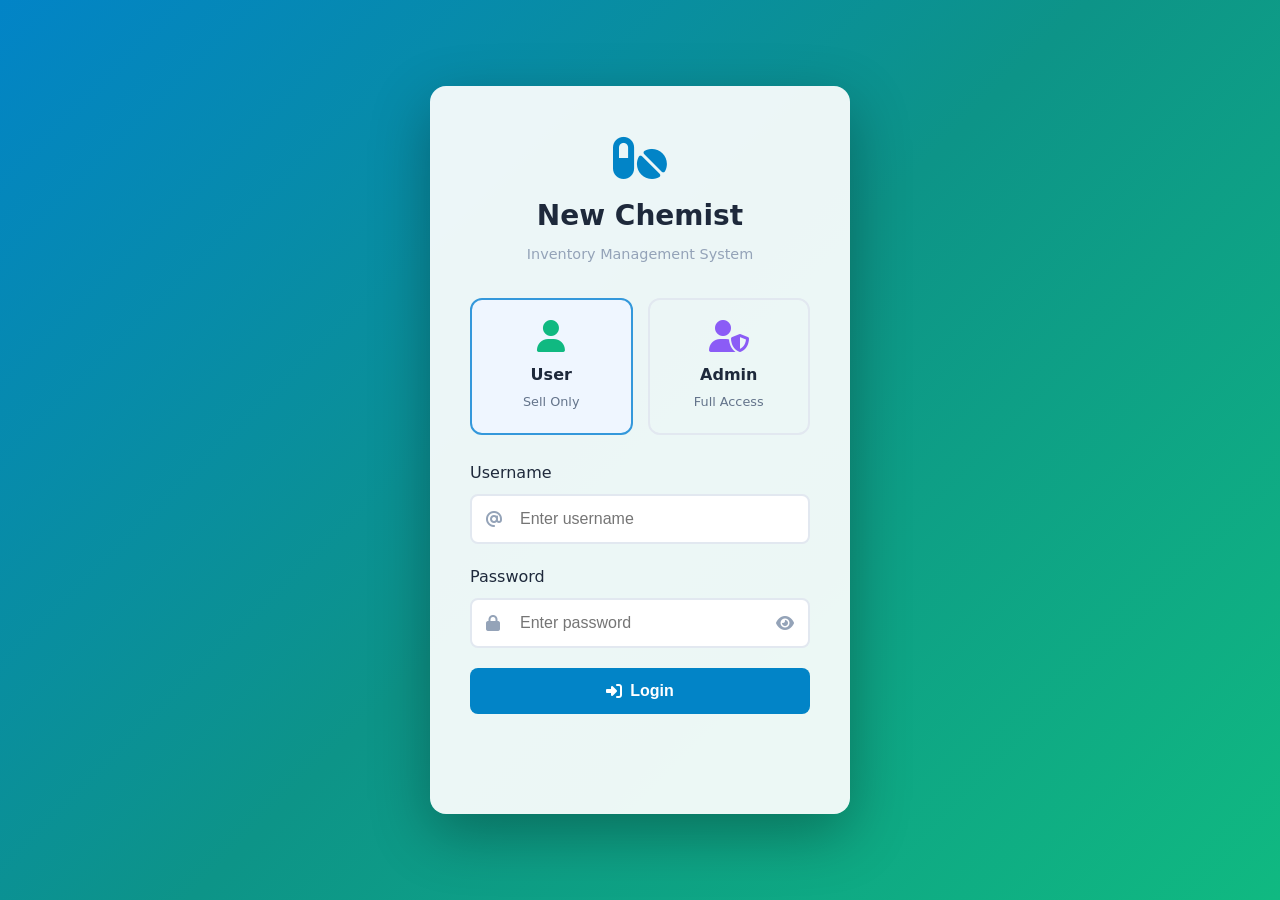
<file: login.html>
<!DOCTYPE html>
<html lang="en">
<head>
    <meta charset="UTF-8">
    <meta name="viewport" content="width=device-width, initial-scale=1.0">
    <title>Login - New Chemist</title>
    <link rel="stylesheet" href="https://cdnjs.cloudflare.com/ajax/libs/font-awesome/6.5.1/css/all.min.css" />
    <link rel="stylesheet" href="style.css" />
    <style>
        body {
            background: linear-gradient(-45deg, #1e3a8a, #1e40af, #3730a3, #4338ca);
            background-size: 400% 400%;
            animation: loginGradient 15s ease infinite;
        }
        
        @keyframes loginGradient {
            0% { background-position: 0% 50%; }
            50% { background-position: 100% 50%; }
            100% { background-position: 0% 50%; }
        }
        
        body::before {
            content: '';
            position: fixed;
            top: 0;
            left: 0;
            width: 100%;
            height: 100%;
            background: rgba(15, 23, 42, 0.5);
            z-index: -1;
        }
        
        .login-container {
            background: rgba(255, 255, 255, 0.92);
            box-shadow: 0 20px 60px rgba(0,0,0,0.3);
        }
        
        .role-selection {
            display: grid;
            grid-template-columns: 1fr 1fr;
            gap: 15px;
            margin-bottom: 25px;
        }
        .role-card {
            padding: 20px;
            border: 2px solid #e2e8f0;
            border-radius: 12px;
            text-align: center;
            cursor: pointer;
            transition: all 0.3s;
        }
        .role-card:hover {
            border-color: #3498db;
            background: #f8fafc;
        }
        .role-card.selected {
            border-color: #3498db;
            background: #eff6ff;
        }
        .role-card i {
            font-size: 2rem;
            margin-bottom: 10px;
            display: block;
        }
        .role-card.user-card i { color: #10b981; }
        .role-card.admin-card i { color: #8b5cf6; }
        .role-card span {
            display: block;
            font-weight: 600;
            color: #1e293b;
        }
        .role-card small {
            color: #64748b;
            font-size: 0.8rem;
        }
        .user-role { color: #10b981; }
        .admin-role { color: #8b5cf6; }
    </style>
</head>
<body>
    <div class="login-page">
        <div class="login-container">
            <div class="login-header">
                <i class="fa-solid fa-pills"></i>
                <h1>New Chemist</h1>
                <p>Inventory Management System</p>
            </div>

            <div class="role-selection">
                <div class="role-card user-card" onclick="selectRole('user')">
                    <i class="fa-solid fa-user"></i>
                    <span>User</span>
                    <small>Sell Only</small>
                </div>
                <div class="role-card admin-card" onclick="selectRole('admin')">
                    <i class="fa-solid fa-user-shield"></i>
                    <span>Admin</span>
                    <small>Full Access</small>
                </div>
            </div>

            <form id="loginForm" class="login-form">
                <div class="form-group">
                    <label>Username</label>
                    <div class="input-group">
                        <i class="fa-solid fa-at"></i>
                        <input type="text" id="username" placeholder="Enter username" required />
                    </div>
                </div>
                <div class="form-group">
                    <label>Password</label>
                    <div class="input-group">
                        <i class="fa-solid fa-lock"></i>
                        <input type="password" id="password" placeholder="Enter password" required />
                        <i class="fa-solid fa-eye toggle-password" onclick="togglePassword()"></i>
                    </div>
                </div>
                <button type="submit" class="btn-login">
                    <i class="fa-solid fa-sign-in-alt"></i> Login
                </button>
                <p id="loginError" class="error-message"></p>
            </form>

            <p style="text-align: center; margin-top: 20px; color: #64748b; font-size: 0.85rem;">
              
    </div>

    <script>
        // Clear any existing session when arriving at login page
        if (window.location.href.includes('login.html')) {
            localStorage.removeItem('isLoggedIn');
            localStorage.removeItem('role');
        }
        
        let selectedRole = 'user';
        
        function selectRole(role) {
            selectedRole = role;
            document.querySelectorAll('.role-card').forEach(card => card.classList.remove('selected'));
            if (role === 'user') {
                document.querySelector('.user-card').classList.add('selected');
            } else {
                document.querySelector('.admin-card').classList.add('selected');
            }
        }

        function togglePassword() {
            const passwordInput = document.getElementById('password');
            const toggleIcon = document.querySelector('.toggle-password');
            if (passwordInput.type === 'password') {
                passwordInput.type = 'text';
                toggleIcon.classList.remove('fa-eye');
                toggleIcon.classList.add('fa-eye-slash');
            } else {
                passwordInput.type = 'password';
                toggleIcon.classList.remove('fa-eye-slash');
                toggleIcon.classList.add('fa-eye');
            }
        }

        selectRole('user');

        document.getElementById('loginForm').addEventListener('submit', function(e) {
            e.preventDefault();
            
            const username = document.getElementById('username').value;
            const password = document.getElementById('password').value;
            const errorMessage = document.getElementById('loginError');

            const validUsers = {
                'pharm@123': 'pcm001',
                'control@12': 'pcm002'
            };

            if (validUsers[username] && validUsers[username] === password) {
                const isAdmin = username === 'control@12';
                localStorage.setItem('role', isAdmin ? 'admin' : 'user');
                localStorage.setItem('isLoggedIn', 'true');
                localStorage.setItem('username', username);
                
                // Small delay to ensure localStorage is saved
                setTimeout(function() {
                    window.location.href = 'index.html?t=' + new Date().getTime();
                }, 100);
            } else {
                errorMessage.textContent = 'Invalid username or password';
                setTimeout(() => { errorMessage.textContent = ''; }, 3000);
            }
        });
    </script>
</body>
</html>
</file>
<file: style.css>
/* ===== Login Page ===== */
.login-page {
  min-height: 100vh;
  display: flex;
  align-items: center;
  justify-content: center;
  background: linear-gradient(135deg, #0284c7 0%, #0d9488 50%, #10b981 100%);
  padding: 20px;
}

.login-container {
  background: var(--white);
  border-radius: 16px;
  padding: 48px 40px;
  width: 100%;
  max-width: 420px;
  box-shadow: 0 25px 50px -12px rgba(0,0,0,0.25);
  animation: slideUp 0.4s ease;
}

@keyframes slideUp {
  from { opacity: 0; transform: translateY(30px); }
  to { opacity: 1; transform: translateY(0); }
}

.login-header {
  text-align: center;
  margin-bottom: 32px;
}

.login-header i {
  font-size: 3rem;
  color: var(--primary);
  margin-bottom: 12px;
  display: block;
}

.login-header h1 {
  font-size: 1.75rem;
  font-weight: 700;
  color: var(--dark);
  margin-bottom: 4px;
}

.login-header p {
  color: var(--gray-400);
  font-size: 0.9rem;
}

.login-form .form-group {
  margin-bottom: 20px;
}

.login-form .form-group label {
  display: block;
  font-weight: 500;
  margin-bottom: 8px;
  color: var(--dark);
}

.input-group {
  position: relative;
}

.input-group i {
  position: absolute;
  left: 16px;
  top: 50%;
  transform: translateY(-50%);
  color: var(--gray-400);
  font-size: 1rem;
}

.input-group .toggle-password {
  position: absolute;
  right: 16px;
  left: auto;
  cursor: pointer;
  color: var(--gray-400);
}

.input-group .toggle-password:hover {
  color: var(--dark);
}

.input-group input {
  width: 100%;
  padding: 14px 48px;
  border: 2px solid var(--gray-200);
  border-radius: var(--radius);
  font-size: 1rem;
  transition: var(--transition);
}

.input-group input:focus {
  outline: none;
  border-color: var(--primary);
  box-shadow: 0 0 0 4px rgba(37, 99, 235, 0.1);
}

.btn-login {
  width: 100%;
  padding: 14px;
  background: var(--primary);
  color: var(--white);
  border: none;
  border-radius: var(--radius);
  font-size: 1rem;
  font-weight: 600;
  cursor: pointer;
  transition: var(--transition);
  display: flex;
  align-items: center;
  justify-content: center;
  gap: 8px;
}

.btn-login:hover {
  background: var(--primary-dark);
  transform: translateY(-2px);
}

.error-message {
  color: var(--danger);
  text-align: center;
  margin-top: 12px;
  font-size: 0.875rem;
  min-height: 20px;
}

/* ===== CSS Variables ===== */
:root {
  --primary: #0284c7;
  --primary-dark: #0369a1;
  --secondary: #64748b;
  --success: #10b981;
  --warning: #f59e0b;
  --danger: #ef4444;
  --dark: #1e293b;
  --light: #f8fafc;
  --white: #ffffff;
  --gray-100: #f0f9ff;
  --gray-200: #e2e8f0;
  --gray-300: #cbd5e1;
  --gray-400: #94a3b8;
  --shadow: 0 1px 3px rgba(0,0,0,0.1), 0 1px 2px rgba(0,0,0,0.06);
  --shadow-lg: 0 10px 15px -3px rgba(0,0,0,0.1), 0 4px 6px -2px rgba(0,0,0,0.05);
  --radius: 8px;
  --radius-lg: 12px;
  --transition: all 0.2s ease;
}

/* ===== Reset & Base ===== */
* {
  margin: 0;
  padding: 0;
  box-sizing: border-box;
}

body {
  font-family: 'Segoe UI', system-ui, -apple-system, sans-serif;
  background-color: var(--gray-100);
  color: var(--dark);
  line-height: 1.6;
}

/* Admin page background */
body.admin-page {
  background: linear-gradient(-45deg, #0f172a, #1e293b, #0f766e, #115e59);
  background-size: 400% 400%;
  animation: adminGradient 15s ease infinite;
}

@keyframes adminGradient {
  0% { background-position: 0% 50%; }
  50% { background-position: 100% 50%; }
  100% { background-position: 0% 50%; }
}

/* User page background */
body.user-page {
  background: linear-gradient(-45deg, #10b981, #0d9488, #0ea5e9, #0284c7);
  background-size: 400% 400%;
  animation: userGradient 15s ease infinite;
}

@keyframes userGradient {
  0% { background-position: 0% 50%; }
  50% { background-position: 100% 50%; }
  100% { background-position: 0% 50%; }
}

body::before {
  content: '';
  position: fixed;
  top: 0;
  left: 0;
  width: 100%;
  height: 100%;
  background: rgba(240, 249, 255, 0.85);
  z-index: -1;
}

/* ===== App Container ===== */
.app-container {
  display: flex;
  min-height: 100vh;
}

/* ===== Sidebar ===== */
.sidebar {
  width: 320px;
  background: linear-gradient(180deg, #0f172a 0%, #0f766e 100%);
  color: var(--white);
  display: flex;
  flex-direction: column;
  position: fixed;
  height: 100vh;
  z-index: 100;
  overflow-y: auto;
}

.sidebar .nav-item {
  padding: 12px 16px;
  font-size: 0.9rem;
}

.sidebar .nav-item span {
  font-size: 0.9rem;
  white-space: nowrap;
}

/* ===== Main Content ===== */
.main-content {
  flex: 1;
  margin-left: 320px;
  padding: 24px;
  min-height: 100vh;
}

@media (max-width: 768px) {
  .sidebar {
    width: 80px;
  }
  
  .main-content {
    margin-left: 0;
  }
  
  .sidebar .nav-item span {
    display: none;
  }
  
  .sidebar .logo span {
    display: none;
  }
  
  .sidebar .user-info span {
    display: none;
  }
  
  .sidebar .logout-btn span {
    display: none;
  }
}

.logo {
  padding: 24px;
  display: flex;
  align-items: center;
  gap: 12px;
  font-size: 1.5rem;
  font-weight: 700;
  border-bottom: 1px solid rgba(255,255,255,0.1);
}

.logo i {
  color: var(--primary);
  font-size: 1.8rem;
}

.nav-menu {
  flex: 1;
  padding: 20px 12px;
  display: flex;
  flex-direction: column;
  gap: 4px;
}

.nav-item {
  display: flex;
  align-items: center;
  gap: 12px;
  padding: 14px 16px;
  color: var(--gray-400);
  text-decoration: none;
  border-radius: var(--radius);
  transition: var(--transition);
  font-weight: 500;
}

.nav-item i {
  width: 20px;
  text-align: center;
}

.nav-item:hover {
  background: rgba(255,255,255,0.05);
  color: var(--white);
}

.nav-item.active {
  background: var(--primary);
  color: var(--white);
}

.sidebar-footer {
  padding: 20px;
  border-top: 1px solid rgba(255,255,255,0.1);
}

.user-info {
  display: flex;
  align-items: center;
  gap: 10px;
  color: var(--gray-400);
  font-size: 0.9rem;
  margin-bottom: 12px;
}

.user-info i {
  font-size: 1.5rem;
}

.logout-btn {
  width: 100%;
  display: flex;
  align-items: center;
  justify-content: center;
  gap: 8px;
  padding: 10px;
  background: rgba(239, 68, 68, 0.2);
  color: #f87171;
  border: 1px solid rgba(239, 68, 68, 0.3);
  border-radius: var(--radius);
  cursor: pointer;
  transition: var(--transition);
  font-size: 0.9rem;
}

.logout-btn:hover {
  background: rgba(239, 68, 68, 0.3);
  color: #fff;
}

/* ===== Main Content ===== */
.main-content {
  flex: 1;
  margin-left: 320px;
  padding: 24px;
  min-height: 100vh;
}

.page {
  display: none;
  animation: fadeIn 0.3s ease;
}

.page.active {
  display: block;
}

@keyframes fadeIn {
  from { opacity: 0; transform: translateY(10px); }
  to { opacity: 1; transform: translateY(0); }
}

/* ===== Page Header ===== */
.page-header {
  display: flex;
  justify-content: space-between;
  align-items: center;
  margin-bottom: 24px;
}

.page-header h1 {
  font-size: 1.75rem;
  font-weight: 600;
  color: var(--dark);
  display: flex;
  align-items: center;
  gap: 12px;
}

.page-header h1 i {
  color: var(--primary);
}

.date-display {
  color: var(--gray-400);
  font-size: 0.9rem;
}

/* ===== Dashboard Stats ===== */
.dashboard-stats {
  display: grid;
  grid-template-columns: repeat(auto-fit, minmax(240px, 1fr));
  gap: 20px;
  margin-bottom: 32px;
}

.stat-card {
  background: var(--white);
  border-radius: var(--radius-lg);
  padding: 24px;
  display: flex;
  align-items: center;
  gap: 16px;
  box-shadow: var(--shadow);
  transition: var(--transition);
}

.stat-card:hover {
  transform: translateY(-4px);
  box-shadow: var(--shadow-lg);
}

.stat-icon {
  width: 56px;
  height: 56px;
  border-radius: var(--radius);
  display: flex;
  align-items: center;
  justify-content: center;
  font-size: 1.5rem;
}

.stat-card.total-sales .stat-icon {
  background: linear-gradient(135deg, #f59e0b, #d97706);
  color: var(--white);
}

.stat-card.daily .stat-icon {
  background: linear-gradient(135deg, #f97316, #ea580c);
  color: var(--white);
}

.stat-card.monthly .stat-icon {
  background: linear-gradient(135deg, #10b981, #059669);
  color: var(--white);
}

.stat-card.yearly .stat-icon {
  background: linear-gradient(135deg, #8b5cf6, #7c3aed);
  color: var(--white);
}

.stat-info {
  display: flex;
  flex-direction: column;
}

.stat-label {
  font-size: 0.875rem;
  color: var(--gray-400);
  font-weight: 500;
}

.stat-value {
  font-size: 1.5rem;
  font-weight: 700;
  color: var(--dark);
}

/* ===== Recent Sales Section ===== */
.recent-sales-section h2 {
  font-size: 1.25rem;
  font-weight: 600;
  margin-bottom: 16px;
  display: flex;
  align-items: center;
  gap: 10px;
}

.recent-sales-section h2 i {
  color: var(--primary);
}

/* ===== Tables ===== */
.table-container {
  background: var(--white);
  border-radius: var(--radius-lg);
  box-shadow: var(--shadow);
  overflow: hidden;
}

.data-table {
  width: 100%;
  border-collapse: collapse;
}

.data-table thead {
  background: var(--gray-100);
}

.data-table th {
  padding: 14px 16px;
  text-align: left;
  font-weight: 600;
  font-size: 0.875rem;
  color: var(--gray-400);
  text-transform: uppercase;
  letter-spacing: 0.05em;
}

.data-table td {
  padding: 14px 16px;
  border-bottom: 1px solid var(--gray-200);
}

.data-table tbody tr:hover {
  background: var(--gray-50);
}

.data-table tbody tr:last-child td {
  border-bottom: none;
}

/* ===== Sell Form ===== */
.sell-form-container {
  max-width: 600px;
  margin: 0 auto;
}

.form-card {
  background: var(--white);
  border-radius: var(--radius-lg);
  padding: 32px;
  box-shadow: var(--shadow);
}

.form-card h3 {
  font-size: 1.25rem;
  margin-bottom: 24px;
  padding-bottom: 16px;
  border-bottom: 1px solid var(--gray-200);
}

.form-group {
  margin-bottom: 20px;
}

.form-group label {
  display: block;
  font-weight: 500;
  margin-bottom: 8px;
  color: var(--dark);
}

.form-input, .form-select {
  width: 100%;
  padding: 12px 16px;
  border: 1px solid var(--gray-300);
  border-radius: var(--radius);
  font-size: 1rem;
  transition: var(--transition);
  background: var(--white);
}

.form-input:focus, .form-select:focus {
  outline: none;
  border-color: var(--primary);
  box-shadow: 0 0 0 3px rgba(37, 99, 235, 0.1);
}

.search-input {
  width: 100%;
  padding: 12px 16px;
  border: 1px solid var(--gray-300);
  border-radius: var(--radius);
  font-size: 1rem;
  margin-bottom: 12px;
}

.btn-search {
  display: inline-flex;
  align-items: center;
  gap: 8px;
  padding: 12px 20px;
  background: var(--primary);
  color: var(--white);
  border: none;
  border-radius: var(--radius);
  font-size: 1rem;
  font-weight: 500;
  cursor: pointer;
  transition: var(--transition);
  margin-bottom: 12px;
  margin-left: 8px;
}

.btn-search:hover {
  background: var(--primary-dark);
  transform: translateY(-1px);
}

.search-group {
  display: flex;
  align-items: center;
  gap: 8px;
}

.search-group .search-input {
  margin-bottom: 0;
  flex: 1;
}

.search-input-restock {
  margin-bottom: 8px;
}

/* ===== Buttons ===== */
.btn-primary {
  display: inline-flex;
  align-items: center;
  gap: 8px;
  padding: 12px 24px;
  background: var(--primary);
  color: var(--white);
  border: none;
  border-radius: var(--radius);
  font-size: 1rem;
  font-weight: 500;
  cursor: pointer;
  transition: var(--transition);
}

.btn-primary:hover {
  background: var(--primary-dark);
  transform: translateY(-1px);
}

.btn-secondary {
  display: inline-flex;
  align-items: center;
  gap: 8px;
  padding: 10px 20px;
  background: var(--primary);
  color: var(--white);
  border: none;
  border-radius: var(--radius);
  font-size: 0.9rem;
  font-weight: 500;
  cursor: pointer;
  transition: var(--transition);
}

.btn-secondary:hover {
  background: var(--primary-dark);
}

.btn-outline {
  display: inline-flex;
  align-items: center;
  gap: 8px;
  padding: 10px 20px;
  background: transparent;
  color: var(--gray-400);
  border: 1px solid var(--gray-300);
  border-radius: var(--radius);
  font-size: 0.9rem;
  font-weight: 500;
  cursor: pointer;
  transition: var(--transition);
}

.btn-outline:hover {
  border-color: var(--dark);
  color: var(--dark);
}

.btn-danger {
  background: var(--danger);
  color: var(--white);
}

.btn-danger:hover {
  background: #dc2626;
}

/* ===== Filters Section ===== */
.filters-section {
  background: var(--white);
  padding: 20px;
  border-radius: var(--radius-lg);
  margin-bottom: 24px;
  box-shadow: var(--shadow);
}

.date-filters {
  display: flex;
  align-items: flex-end;
  gap: 16px;
  flex-wrap: wrap;
}

.filter-group {
  display: flex;
  flex-direction: column;
  gap: 6px;
}

.filter-group label {
  font-size: 0.875rem;
  font-weight: 500;
  color: var(--gray-400);
}

/* ===== Inventory Stats ===== */
.inventory-stats {
  display: flex;
  gap: 24px;
  margin-bottom: 24px;
  flex-wrap: wrap;
}

.inv-stat {
  background: var(--white);
  padding: 20px 32px;
  border-radius: var(--radius-lg);
  box-shadow: var(--shadow);
  display: flex;
  flex-direction: column;
  align-items: center;
}

.inv-value {
  font-size: 1.75rem;
  font-weight: 700;
  color: var(--dark);
}

.inv-value.low-stock {
  color: var(--danger);
}

.inv-label {
  font-size: 0.875rem;
  color: var(--gray-400);
}

/* ===== Modal ===== */
.modal {
  display: none;
  position: fixed;
  top: 0;
  left: 0;
  width: 100%;
  height: 100%;
  background: rgba(0,0,0,0.5);
  z-index: 1000;
  align-items: center;
  justify-content: center;
}

.modal.active {
  display: flex;
}

.modal-content {
  background: var(--white);
  border-radius: var(--radius-lg);
  width: 100%;
  max-width: 500px;
  max-height: 90vh;
  overflow-y: auto;
  box-shadow: var(--shadow-lg);
}

.modal-header {
  display: flex;
  justify-content: space-between;
  align-items: center;
  padding: 20px 24px;
  border-bottom: 1px solid var(--gray-200);
}

.modal-header h2 {
  font-size: 1.25rem;
  font-weight: 600;
}

.close-modal {
  background: none;
  border: none;
  font-size: 1.5rem;
  color: var(--gray-400);
  cursor: pointer;
  padding: 4px;
  line-height: 1;
}

.close-modal:hover {
  color: var(--dark);
}

#drugForm {
  padding: 24px;
}

.form-row {
  display: grid;
  grid-template-columns: 1fr 1fr;
  gap: 16px;
}

.form-actions {
  display: flex;
  gap: 12px;
  margin-top: 24px;
}

.form-actions .btn-primary {
  flex: 1;
}

/* ===== Table Actions ===== */
.action-btns {
  display: flex;
  gap: 8px;
}

.action-btn {
  padding: 6px 12px;
  border: none;
  border-radius: 4px;
  font-size: 0.8rem;
  cursor: pointer;
  transition: var(--transition);
}

.action-btn.edit {
  background: var(--warning);
  color: var(--dark);
}

.action-btn.delete {
  background: var(--danger);
  color: var(--white);
}

.action-btn:hover {
  opacity: 0.9;
}

/* ===== Stock Status ===== */
.stock-status {
  display: inline-block;
  padding: 4px 8px;
  border-radius: 4px;
  font-size: 0.75rem;
  font-weight: 500;
}

.stock-status.in-stock {
  background: #d1fae5;
  color: #065f46;
}

.stock-status.low-stock {
  background: #fef3c7;
  color: #92400e;
}

.stock-status.out-of-stock {
  background: #fee2e2;
  color: #991b1b;
}

/* ===== Responsive ===== */
@media (max-width: 768px) {
  .sidebar {
    position: fixed;
    left: -80px;
    width: 80px;
    z-index: 1000;
    background: rgba(30, 41, 59, 0.95);
  }
  
  .show-sidebar {
    left: 0;
  }
  
  .logo {
    justify-content: center;
    background: rgba(37, 99, 235, 0.9);
  }
  
  .nav-item {
    justify-content: center;
    padding: 14px;
    flex-direction: column;
    gap: 4px;
    font-size: 0.75rem;
    color: #fff;
  }
  
  .nav-item i {
    font-size: 1.25rem;
    color: #60a5fa;
  }
  
  .nav-item:hover, .nav-item.active {
    background: rgba(37, 99, 235, 0.8);
  }
  
  .nav-item.active i {
    color: #fff;
  }
  
  .logo i {
    color: #fff;
  }
  
  .logo span {
    display: none;
  }
  
  .nav-item span, .user-info span, .logout-btn span {
    display: none;
  }
  
  .user-info {
    justify-content: center;
    color: #fff;
  }
  
  .user-info i {
    color: #60a5fa;
  }
  
  .logout-btn {
    justify-content: center;
    color: #fca5a5;
  }
  
  .logout-btn i {
    color: #fca5a5;
  }
  
  .main-content {
    margin-left: 0;
  }
  
  .page-header h1 {
    font-size: 1.25rem;
  }
  
  .dashboard-stats {
    grid-template-columns: 1fr;
  }
  
  .table-container {
    overflow-x: auto;
  }
  
  .data-table {
    font-size: 0.75rem;
  }
  
  .form-input, .form-select {
    padding: 12px;
    font-size: 16px;
  }
}

/* ===== Date Group Header ===== */
.date-group-header {
  background: var(--gray-100) !important;
  font-weight: 600;
}

.date-group-header td {
  padding: 10px 16px !important;
  color: var(--dark);
}

/* ===== Filter Buttons ===== */
.filter-buttons {
  display: flex;
  gap: 10px;
  margin-bottom: 20px;
  flex-wrap: wrap;
}

.filter-btn {
  padding: 8px 16px;
  border: 1px solid var(--gray-300);
  background: var(--white);
  border-radius: 20px;
  cursor: pointer;
  font-size: 0.875rem;
  transition: var(--transition);
}

.filter-btn:hover, .filter-btn.active {
  background: var(--primary);
  color: var(--white);
  border-color: var(--primary);
}

/* ===== Summary Tabs ===== */
.summary-tabs {
  display: flex;
  gap: 8px;
  margin: 16px 0;
}

.summary-content {
  background: var(--white);
  border-radius: 12px;
  padding: 20px;
  margin-bottom: 20px;
  box-shadow: var(--shadow);
}

.summary-grid {
  display: grid;
  grid-template-columns: repeat(auto-fit, minmax(200px, 1fr));
  gap: 16px;
}

.summary-card {
  background: var(--gray-50);
  border-radius: 8px;
  padding: 16px;
  text-align: center;
}

.summary-card h3 {
  font-size: 0.875rem;
  color: var(--gray-600);
  margin-bottom: 8px;
}

.summary-card p {
  font-size: 1.5rem;
  font-weight: 700;
  color: var(--primary);
}

/* ===== Expiry Status ===== */
.expiry-expired { color: var(--danger); font-weight: 600; }
.expiry-soon { color: var(--warning); font-weight: 600; }
.expiry-ok { color: var(--success); font-weight: 600; }

.status-badge {
  display: inline-block;
  padding: 4px 10px;
  border-radius: 12px;
  font-size: 0.75rem;
  font-weight: 500;
}

.status-expired { background: #fee2e2; color: #dc2626; }
.status-soon { background: #fef3c7; color: #d97706; }
.status-ok { background: #d1fae5; color: #059669; }

/* ===== Stock Status ===== */
.stock-status {
  display: inline-block;
  padding: 4px 10px;
  border-radius: 4px;
  font-size: 0.75rem;
  font-weight: 500;
}

.stock-status.stock-high { background: #d1fae5; color: #059669; }
.stock-status.stock-medium { background: #fef3c7; color: #d97706; }
.stock-status.stock-low { background: #fee2e2; color: #dc2626; }
.stock-status.stock-out { background: #fee2e2; color: #991b1b; }

/* ===== Low Stock Notice ===== */
.low-stock-notice {
  background: #fef2f2;
  border: 1px solid #fecaca;
  border-radius: 8px;
  padding: 16px;
  margin-bottom: 20px;
}

.low-stock-notice h3 {
  color: var(--danger);
  margin-bottom: 10px;
  font-size: 1rem;
  display: flex;
  align-items: center;
  gap: 8px;
}

.low-stock-notice ul {
  color: var(--gray-500);
  padding-left: 20px;
}

.low-stock-notice li {
  margin-bottom: 5px;
}

/* ===== Search Group ===== */
.search-group {
  margin-bottom: 20px;
}

.search-input {
  width: 100%;
  padding: 12px 16px;
  border: 1px solid var(--gray-300);
  border-radius: var(--radius);
  font-size: 1rem;
}

/* ===== Admin Only Elements ===== */
.admin-only {
  display: none;
}

/* ===== Dark Mode Toggle ===== */
.toggle-slider::before {
  content: "";
  position: absolute;
  height: 18px;
  width: 18px;
  left: 3px;
  bottom: 3px;
  background-color: white;
  transition: 0.3s;
  border-radius: 50%;
}

input:checked + .toggle-slider {
  background-color: #6366f1;
}

input:checked + .toggle-slider::before {
  transform: translateX(26px);
}

.toggle-slider:hover {
  box-shadow: 0 0 8px rgba(99, 102, 241, 0.5);
}

/* ===== Dark Mode Styles ===== */
body.dark-mode {
  --primary: #60a5fa;
  --primary-dark: #3b82f6;
  --secondary: #94a3b8;
  --success: #34d399;
  --warning: #fbbf24;
  --danger: #f87171;
  --dark: #f1f5f9;
  --light: #0f172a;
  --white: #1e293b;
  --gray-100: #0f172a;
  --gray-200: #334155;
  --gray-300: #475569;
  --gray-400: #94a3b8;
  --shadow: 0 1px 3px rgba(0,0,0,0.3), 0 1px 2px rgba(0,0,0,0.2);
  --shadow-lg: 0 10px 15px -3px rgba(0,0,0,0.4), 0 4px 6px -2px rgba(0,0,0,0.3);
}

body.dark-mode {
  background-color: #0f172a;
  color: #e2e8f0;
}

body.dark-mode::before {
  background: rgba(15, 23, 42, 0.85);
}

body.dark-mode .sidebar {
  background: linear-gradient(180deg, #0f172a 0%, #1e293b 100%);
  box-shadow: 2px 0 10px rgba(0,0,0,0.3);
}

body.dark-mode .stat-card,
body.dark-mode .form-card,
body.dark-mode .table-container,
body.dark-mode .inv-stat {
  background: #1e293b;
  border-color: #334155;
}

body.dark-mode .data-table thead {
  background: #0f172a;
}

body.dark-mode .data-table td {
  border-bottom-color: #334155;
}

body.dark-mode .data-table tbody tr:hover {
  background: rgba(96, 165, 250, 0.1);
}

body.dark-mode .form-input,
body.dark-mode .form-select {
  background: #0f172a;
  border-color: #475569;
  color: #e2e8f0;
}

body.dark-mode .modal-content {
  background: #1e293b;
  border-color: #334155;
}

body.dark-mode .nav-item:hover {
  background: rgba(96, 165, 250, 0.1);
}

body.dark-mode .btn-outline {
  border-color: #475569;
  color: #94a3b8;
}

body.dark-mode .btn-outline:hover {
  border-color: #e2e8f0;
  color: #e2e8f0;
}

body.dark-mode .filters-section {
  background: #1e293b;
}

body.dark-mode .summary-content {
  background: #1e293b;
}

body.dark-mode .summary-card {
  background: #0f172a;
}

body.dark-mode .date-group-header {
  background: #0f172a !important;
}

body.dark-mode .login-container {
  background: #1e293b;
}

body.dark-mode .login-page {
  background: linear-gradient(135deg, #1e293b 0%, #0f172a 50%, #1e293b 100%);
}

body.dark-mode .low-stock-notice {
  background: rgba(239, 68, 68, 0.1);
  border-color: rgba(239, 68, 68, 0.3);
}

body.dark-mode .stat-label,
body.dark-mode .inv-label {
  color: #94a3b8;
}

body.dark-mode .stat-value {
  color: #f1f5f9;
}

body.dark-mode .inv-value {
  color: #f1f5f9;
}

body.dark-mode .page-header h1 {
  color: #f1f5f9;
}

body.dark-mode .date-display {
  color: #94a3b8;
}

body.dark-mode::-webkit-scrollbar-track {
  background: rgba(255,255,255,0.05);
}

body.dark-mode::-webkit-scrollbar-thumb {
  background: linear-gradient(180deg, #3b82f6, #6366f1);
}

/* ===== Futuristic Effects ===== */

/* Animated cyber grid background */
body::after {
  content: '';
  position: fixed;
  top: 0;
  left: 0;
  width: 100%;
  height: 100%;
  background-image:
    linear-gradient(rgba(2, 132, 199, 0.03) 1px, transparent 1px),
    linear-gradient(90deg, rgba(2, 132, 199, 0.03) 1px, transparent 1px);
  background-size: 50px 50px;
  pointer-events: none;
  z-index: -1;
  animation: gridMove 20s linear infinite;
}

@keyframes gridMove {
  0% { background-position: 0 0; }
  100% { background-position: 50px 50px; }
}

/* Glow effect on stat cards */
.stat-card {
  position: relative;
  overflow: hidden;
}

.stat-card::before {
  content: '';
  position: absolute;
  top: -2px;
  left: -2px;
  right: -2px;
  bottom: -2px;
  background: linear-gradient(45deg, #0284c7, #0d9488, #10b981, #0284c7);
  background-size: 400% 400%;
  border-radius: var(--radius-lg);
  z-index: -1;
  opacity: 0;
  transition: opacity 0.3s ease;
  animation: borderGlow 3s ease infinite;
}

.stat-card:hover::before {
  opacity: 1;
}

@keyframes borderGlow {
  0%, 100% { background-position: 0% 50%; }
  50% { background-position: 100% 50%; }
}

.stat-card:hover {
  transform: translateY(-4px);
  box-shadow: 0 10px 30px rgba(2, 132, 199, 0.3), 0 0 20px rgba(2, 132, 199, 0.1);
}

/* Neon glow on buttons */
.btn-primary {
  position: relative;
  overflow: hidden;
}

.btn-primary::after {
  content: '';
  position: absolute;
  top: -50%;
  left: -50%;
  width: 200%;
  height: 200%;
  background: radial-gradient(circle, rgba(255,255,255,0.3) 0%, transparent 60%);
  opacity: 0;
  transition: opacity 0.3s ease;
}

.btn-primary:hover::after {
  opacity: 1;
}

.btn-primary:hover {
  box-shadow: 0 0 20px rgba(2, 132, 199, 0.5), 0 0 40px rgba(2, 132, 199, 0.2);
}

/* Futuristic table hover effect */
.data-table tbody tr {
  position: relative;
  transition: all 0.3s ease;
}

.data-table tbody tr:hover {
  background: linear-gradient(90deg, rgba(2, 132, 199, 0.05), rgba(16, 185, 129, 0.05));
  transform: scale(1.01);
  box-shadow: 0 4px 12px rgba(0,0,0,0.1);
}

/* Glowing icons in sidebar */
.nav-item i {
  transition: all 0.3s ease;
}

.nav-item:hover i, .nav-item.active i {
  text-shadow: 0 0 10px currentColor;
  transform: scale(1.1);
}

/* Pulse animation for low stock warning */
.low-stock-notice {
  animation: pulseWarning 2s ease-in-out infinite;
  border: 1px solid rgba(239, 68, 68, 0.3);
}

@keyframes pulseWarning {
  0%, 100% { box-shadow: 0 0 0 0 rgba(239, 68, 68, 0.2); }
  50% { box-shadow: 0 0 15px 5px rgba(239, 68, 68, 0.2); }
}

/* Futuristic modal */
.modal-content {
  position: relative;
  border: 1px solid rgba(2, 132, 199, 0.2);
  box-shadow: 0 20px 60px rgba(0,0,0,0.3), 0 0 30px rgba(2, 132, 199, 0.1);
}

.modal-content::before {
  content: '';
  position: absolute;
  top: 0;
  left: 0;
  right: 0;
  height: 3px;
  background: linear-gradient(90deg, #0284c7, #10b981, #0d9488, #0284c7);
  background-size: 200% 100%;
  animation: shimmer 2s linear infinite;
}

@keyframes shimmer {
  0% { background-position: -200% 0; }
  100% { background-position: 200% 0; }
}

/* Glassmorphism effect on cards */
.form-card, .inv-stat {
  backdrop-filter: blur(10px);
  border: 1px solid rgba(255,255,255,0.1);
}

/* Animated logo icon */
.logo i {
  animation: pillFloat 3s ease-in-out infinite;
}

@keyframes pillFloat {
  0%, 100% { transform: translateY(0); }
  50% { transform: translateY(-5px); }
}

/* Status badges with glow */
.status-badge {
  box-shadow: 0 0 10px rgba(0,0,0,0.1);
}

.status-expired {
  box-shadow: 0 0 10px rgba(220, 38, 38, 0.3);
}

.status-soon {
  box-shadow: 0 0 10px rgba(217, 119, 6, 0.3);
}

.status-ok {
  box-shadow: 0 0 10px rgba(5, 150, 105, 0.3);
}

/* Futuristic scrollbar */
::-webkit-scrollbar {
  width: 8px;
  height: 8px;
}

::-webkit-scrollbar-track {
  background: rgba(0,0,0,0.05);
  border-radius: 4px;
}

::-webkit-scrollbar-thumb {
  background: linear-gradient(180deg, #0284c7, #0d9488);
  border-radius: 4px;
}

::-webkit-scrollbar-thumb:hover {
  background: linear-gradient(180deg, #0369a1, #0f766e);
}

/* Loading shimmer effect for dynamic content */
@keyframes shimmerLoad {
  0% { background-position: -1000px 0; }
  100% { background-position: 1000px 0; }
}

.loading {
  background: linear-gradient(90deg, #f0f9ff 0%, #e0f2fe 50%, #f0f9ff 100%);
  background-size: 1000px 100%;
  animation: shimmerLoad 2s linear infinite;
}
</file>
